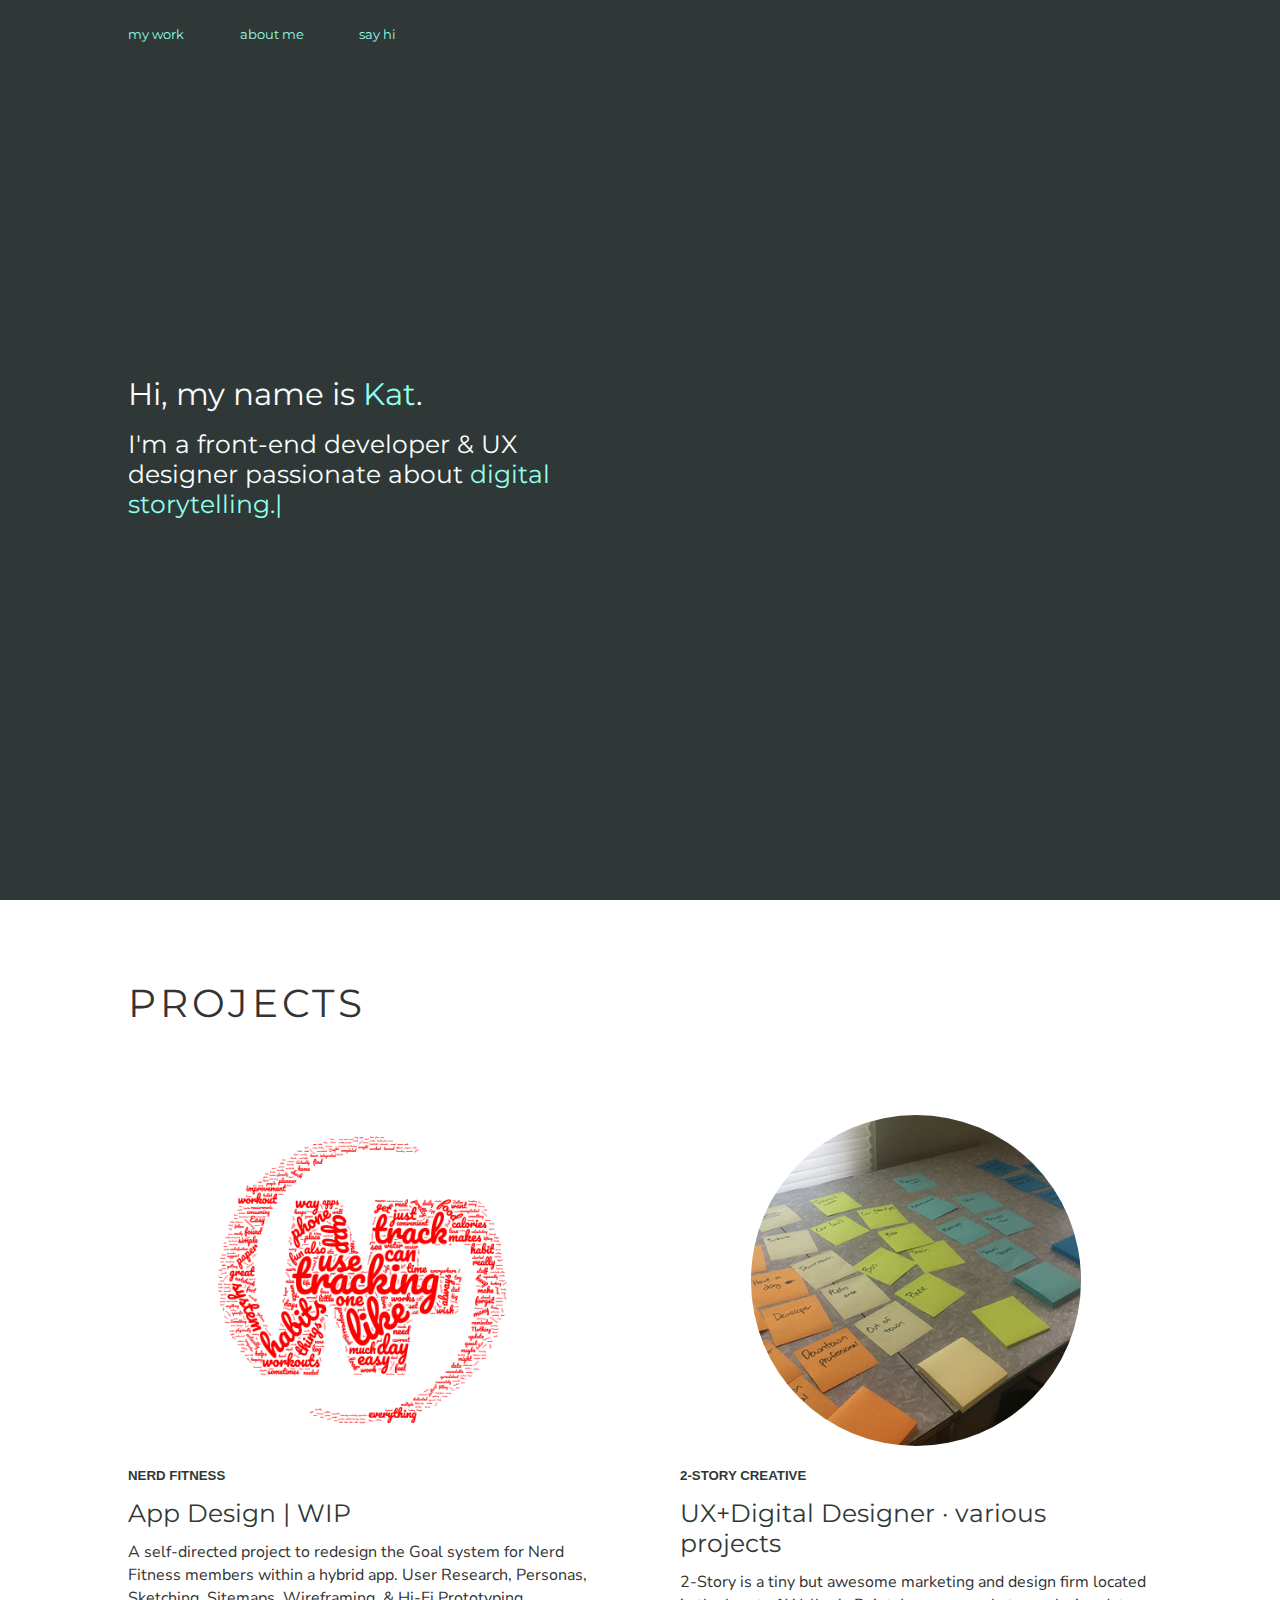
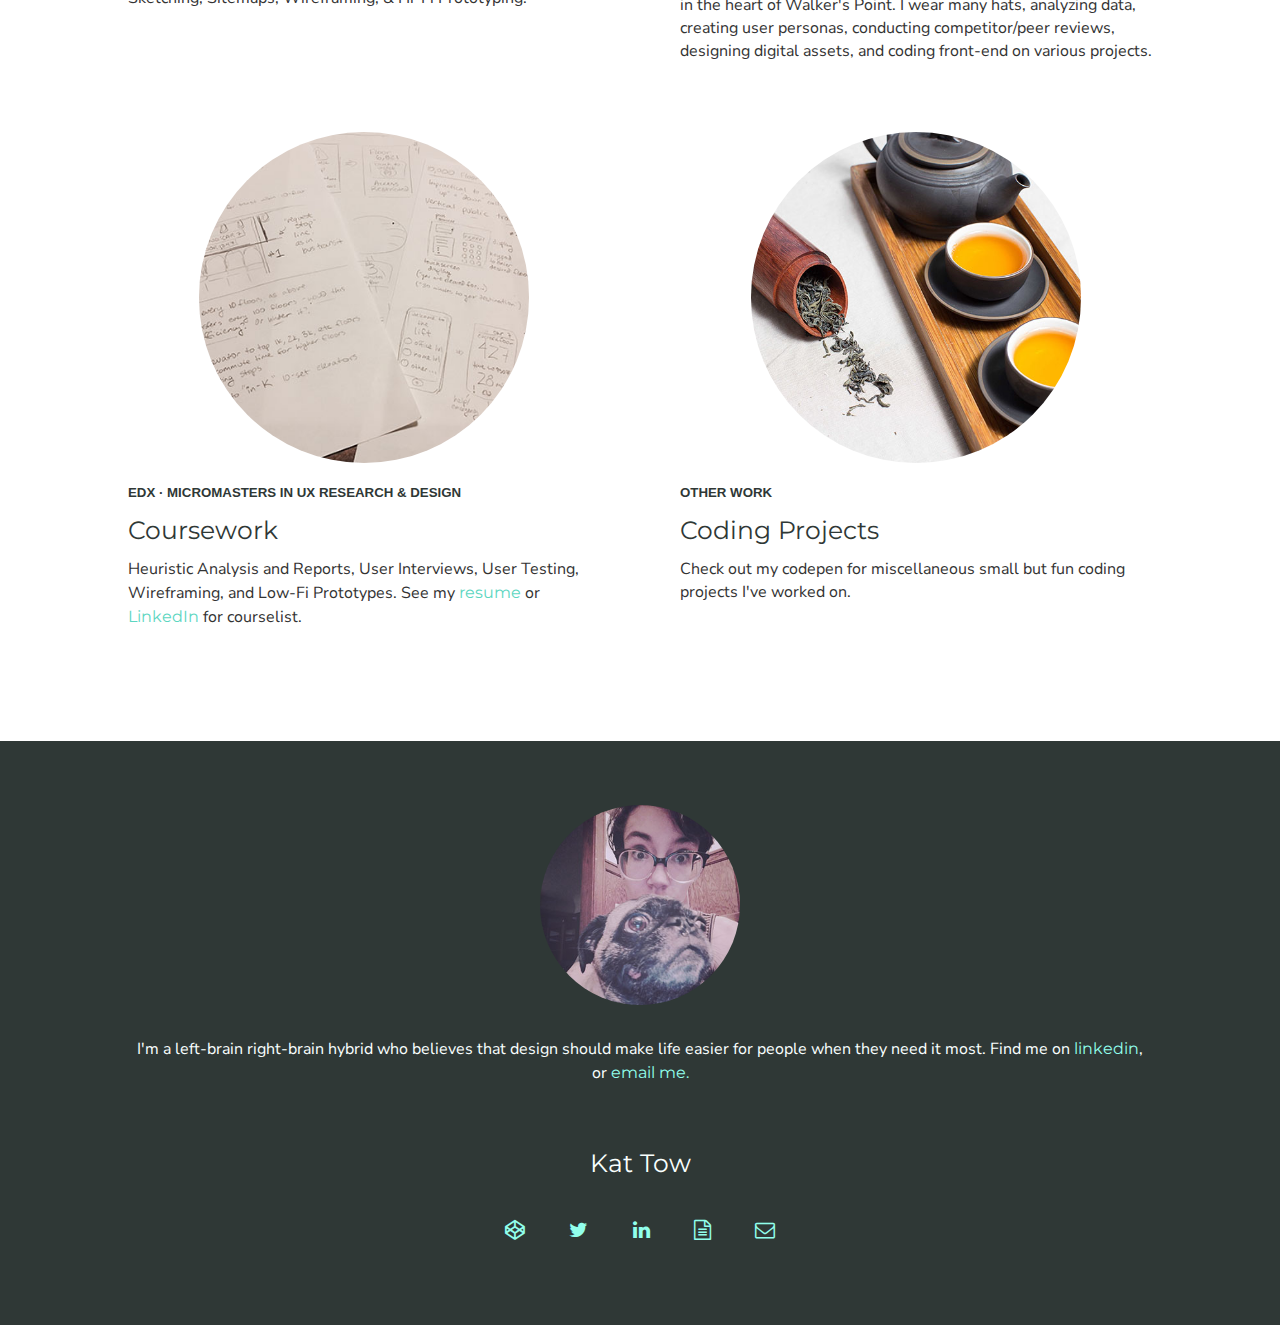
<file: index.html>
<!DOCTYPE html>
<html>
<head>
  <meta charset="utf-8">
  <meta name="viewport" content="width=device-width, initial-scale=1">
  <meta http-equiv="X-UA-Compatible" content="IE=edge">
  <link href="https://fonts.googleapis.com/css?family=Montserrat:300,400,600|Nunito+Sans" rel="stylesheet">
  <link rel="stylesheet" href="https://cdnjs.cloudflare.com/ajax/libs/font-awesome/4.7.0/css/font-awesome.min.css">
  <link href="css/style.css" rel="stylesheet">
</head>

<body>

  <nav class="container">
    <ul id="navbar">
      <li class="font_small" id="wk"><a href="#work">my work</a></li>
      <li class="font_small" id="me"><a href="#contact">about me</a></li>
      <li class="font_small" id="hello"><a href="#contact">say hi</a></li>
    </ul>
  </nav>


  <header class="container">
      <h2>Hi, my name is <span class="mint">Kat</span>.</h2>
      <h3>I'm a front-end developer &amp; UX designer passionate about <span class="element mint"></span>
      </h3>
  </header>


  <section class="work container grid" id="work">

    <h1 class="title box bbox">Projects</h1>

    <div class="box sbox">
      <a href="/uxnf.html" target="_blank">
        <div class="img-wrap">
          <div class="img-inner" id="nf"></div>
        </div>
      </a>
      <div class="subtitle">
        <h5>Nerd Fitness</h5>
        <a href="/uxnf.html" target="_blank"><h3>App Design | WIP</h3></a>
      </div>
      <div class="content">
        <p>A self-directed project to redesign the Goal system for Nerd Fitness members within a hybrid app. User Research, Personas, Sketching, Sitemaps, Wireframing, &amp; Hi-Fi Prototyping.</p>
      </div>
    </div>

    <div class="box sbox">
       <a href="#">
        <div class="img-wrap">
          <div class="img-inner" id="mapping"></div>
        </div>
      </a>
      <div class="subtitle">
        <h5>2-Story Creative</h5>
        <h3>UX+Digital Designer · various projects</h3>
      </div>
      <div class="content">
        <p>2-Story is a tiny but awesome marketing and design firm located in the heart of Walker's Point. I wear many hats, analyzing data, creating user personas, conducting competitor/peer reviews, designing digital assets, and coding front-end on various projects.</p>
      </div>
    </div>

<div class="box sbox">
      <a href="#" target="_blank">
        <div class="img-wrap">
          <div class="img-inner" id="coursework"></div>
        </div>
      </a>
      <div class="subtitle">
        <h5>edX · MicroMasters in UX Research &amp; Design</h5>
        <h3>Coursework</h3>
      </div>
      <div class="content">
        <p>Heuristic Analysis and Reports, User Interviews, User Testing, Wireframing, and Low-Fi Prototypes. See my <a href="/resume.pdf" class="sea">resume</a> or <a href="https://www.linkedin.com/in/kattow/" class="sea">LinkedIn</a> for courselist.</p>
      </div>
    </div>

    <div class="box sbox">
      <a href="http://codepen.io/kattow88/" target="_blank">
        <div class="img-wrap">
          <div class="img-inner" id="teatime"></div>
        </div>
      </a>
      <div class="subtitle">
        <h5>Other work</h5>
         <a href="http://codepen.io/kattow88/" target="_blank"><h3>Coding Projects</h3></a>
      </div>
      <div class="content">
      <p>Check out my codepen for miscellaneous small but fun coding projects I've worked on.</p>
      </div>
    </div>

  </section>


  <footer class="container" id="contact">
    <div id="selfie"></div>
    <p>I'm a left-brain right-brain hybrid who believes that design should make life easier for people when they need it most. Find me on <a href="https://www.linkedin.com/in/kattow" target="_blank">linkedin</a>, or <a href="mailto:kattow88@gmail.com" target="_blank">email me.</a></p>
    <h3>Kat Tow</h3>
    <ul>
      <li><a href="http://codepen.io/kattow88/" target="_blank"><i class="fa fa-codepen"></i></a></li>
      <li><a href="https://twitter.com/partly_stars" target="_blank"><i class="fa fa-twitter"></i></a></li>
      <li><a href="https://www.linkedin.com/in/kattow" target="_blank"><i class="fa fa-linkedin"></i></a></li>
      <li><a href="/assets/kattow_resume_2017.pdf" target="_blank"><i class="fa fa-file-text-o"></i></a></li>
      <li><a href="mailto:kattow88@gmail.com" target="_blank"><i class="fa fa-envelope-o"></i></a></li>
  </footer>
  </div>
</body>
<script src="https://cdnjs.cloudflare.com/ajax/libs/jquery/3.1.0/jquery.min.js"></script>
<script src="js/typed.js"></script>
<script src="js/script.js"></script>
<script type="text/javascript">
  $(function () {
    $(".element").typed({
      strings: ["digital storytelling.", "user-centered design.", "creative problem-solving.", "taking photos of my dogs."],
      typeSpeed: 0,
      backDelay: 800,
      loop: true,
      loopCount: null,
    });
  });
</script>

<script type="text/javascript">
  (function(i,s,o,g,r,a,m){i['GoogleAnalyticsObject']=r;i[r]=i[r]||function(){
  (i[r].q=i[r].q||[]).push(arguments)},i[r].l=1*new Date();a=s.createElement(o),
  m=s.getElementsByTagName(o)[0];a.async=1;a.src=g;m.parentNode.insertBefore(a,m)
  })(window,document,'script','https://www.google-analytics.com/analytics.js','ga');

  ga('create', 'UA-102279814-1', 'auto');
  ga('send', 'pageview');

</script>
</html>
</file>
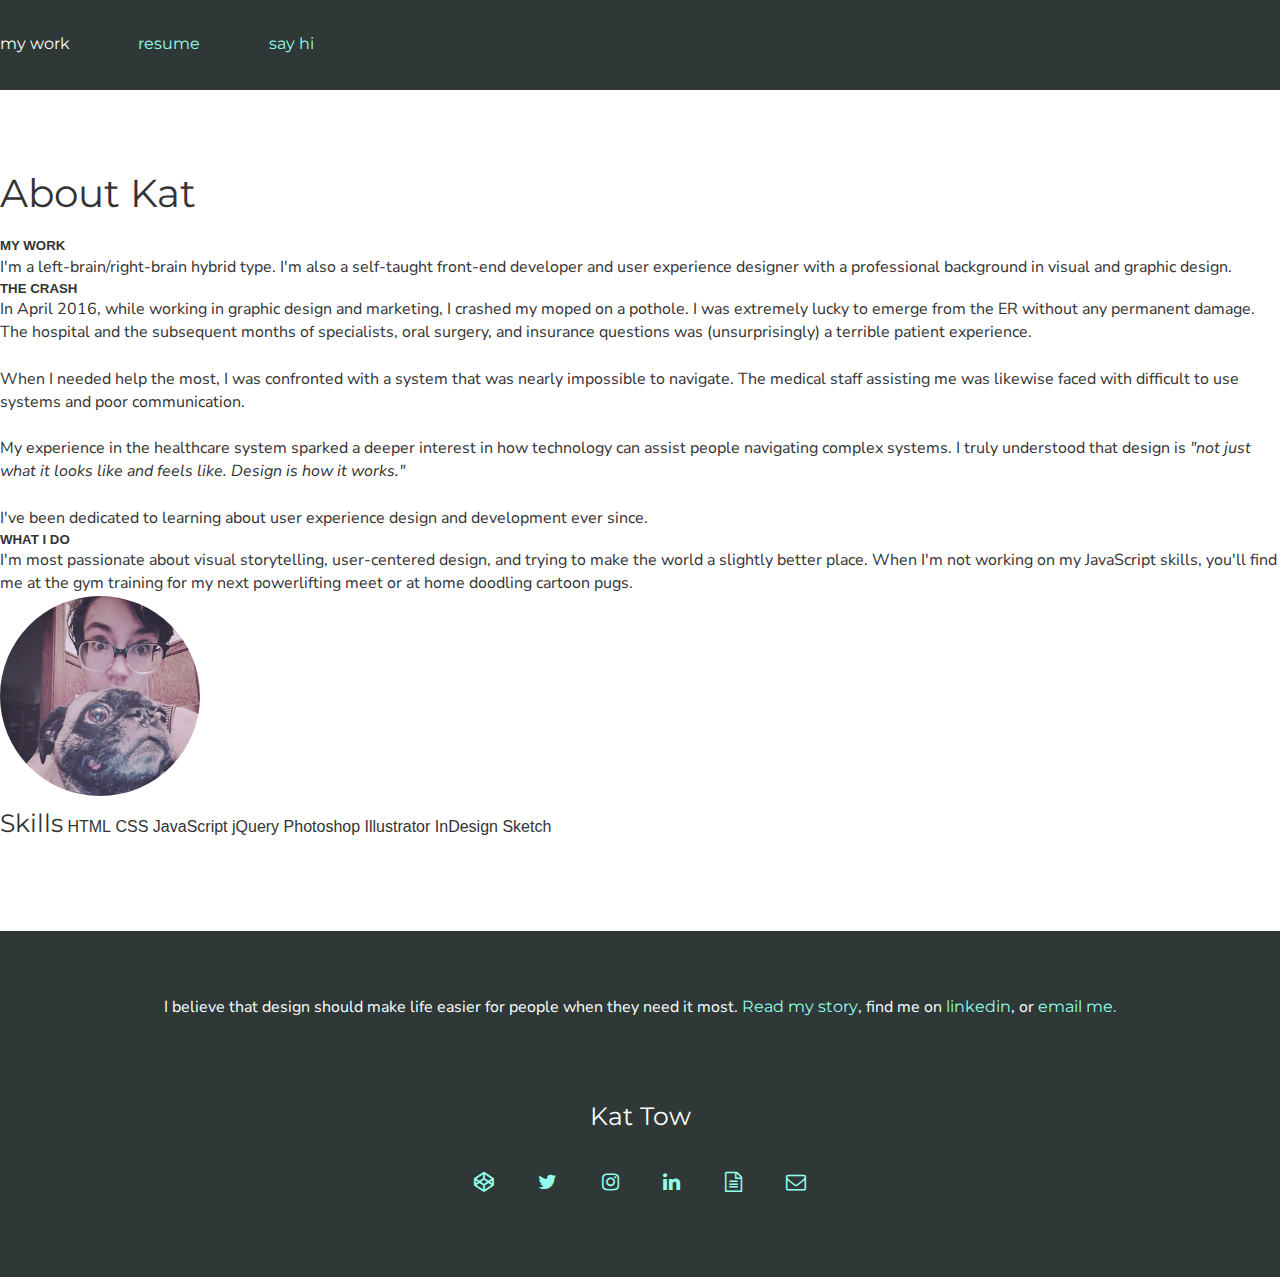
<file: about.html>
<!DOCTYPE html>
<html>
<head>
  <meta charset="utf-8">
  <meta name="viewport" content="width=device-width, initial-scale=1">
  <meta http-equiv="X-UA-Compatible" content="IE=edge">
  <link href="https://fonts.googleapis.com/css?family=Montserrat:300,400,600|Nunito+Sans" rel="stylesheet">
  <link rel="stylesheet" href="https://cdnjs.cloudflare.com/ajax/libs/font-awesome/4.7.0/css/font-awesome.min.css">
  <link href="css/style.css" rel="stylesheet">
</head>

<body>
  <nav class="xpad">
    <ul id="navbar">
      <li id="me"><a href="/index.html">my work</a></li>
      <li id="cv"><a href="/assets/kattow_resume_2017.pdf" target="_blank">resume</a></li>
      <li id="hello"><a href="#contact">say hi</a></li>
    </ul>
  </nav>

  <section class="about">
    <div class="left about-left">
    <h1>About Kat</h1>
    <h5>My Work</h5>
    <p>I'm a left-brain/right-brain hybrid type. I'm also a self-taught front-end developer and user experience designer with a professional background in visual and graphic design.</p>

    <h5>The Crash</h5>
    <p>In April 2016, while working in graphic design and marketing, I crashed my moped on a pothole. I was extremely lucky to emerge from the ER without any permanent damage. The hospital and the subsequent months of specialists, oral surgery, and insurance questions was (unsurprisingly) a terrible patient experience.
    <br><br>When I needed help the most, I was confronted with a system that was nearly impossible to navigate. The medical staff assisting me was likewise faced with difficult to use systems and poor communication.
    <br><br>My experience in the healthcare system sparked a deeper interest in how technology can assist people navigating complex systems. I truly understood that design is <em>"not just what it looks like and feels like. Design is how it works."</em>
    <br><br>I've been dedicated to learning about user experience design and development ever since.</p>

    <h5>What I Do</h5>
    <p>I'm most passionate about visual storytelling, user-centered design, and trying to make the world a slightly better place. When I'm not working on my JavaScript skills, you'll find me at the gym training for my next powerlifting meet or at home doodling cartoon pugs.</p>

    </div>

    <div class="right">
      <div id="selfie"></div>
      <div class="right-nav">
            <ul>
              <li><h3>Skills</h3></li>
              <li>HTML</li>
              <li>CSS</li>
              <li>JavaScript</li>
              <li>jQuery</li>
              <li>Photoshop</li>
              <li>Illustrator</li>
              <li>InDesign</li>
              <li>Sketch</li>
            </ul>
          </div>
    </div>
        <div class="clearfix"></div>
  </section>

  <footer id="contact">
    <div class="xpad">
      <p>I believe that design should make life easier for people when they need it most. <a href="/about.html" target="_blank">Read my story</a>, find me on <a href="https://www.linkedin.com/in/kattow" target="_blank">linkedin</a>, or <a href="mailto:kattow88@gmail.com" target="_blank">email me.</a></p>
    </div>
    <h3>Kat Tow</h3>
    <ul class="xpad">
      <li><a href="http://codepen.io/kattow88/" target="_blank"><i class="fa fa-codepen"></i></a></li>
      <li><a href="https://twitter.com/partly_stars" target="_blank"><i class="fa fa-twitter"></i></a></li>
      <li><a href="https://www.instagram.com/partly_stars/" target="_blank"><i class="fa fa-instagram"></i></a></li>
      <li><a href="https://www.linkedin.com/in/kattow" target="_blank"><i class="fa fa-linkedin"></i></a></li>
      <li><a href="/assets/kattow_resume_2017.pdf" target="_blank"><i class="fa fa-file-text-o"></i></a></li>
      <li><a href="mailto:kattow88@gmail.com" target="_blank"><i class="fa fa-envelope-o"></i></a></li>
  </footer>
  </div>
</body>
</html>
</file>
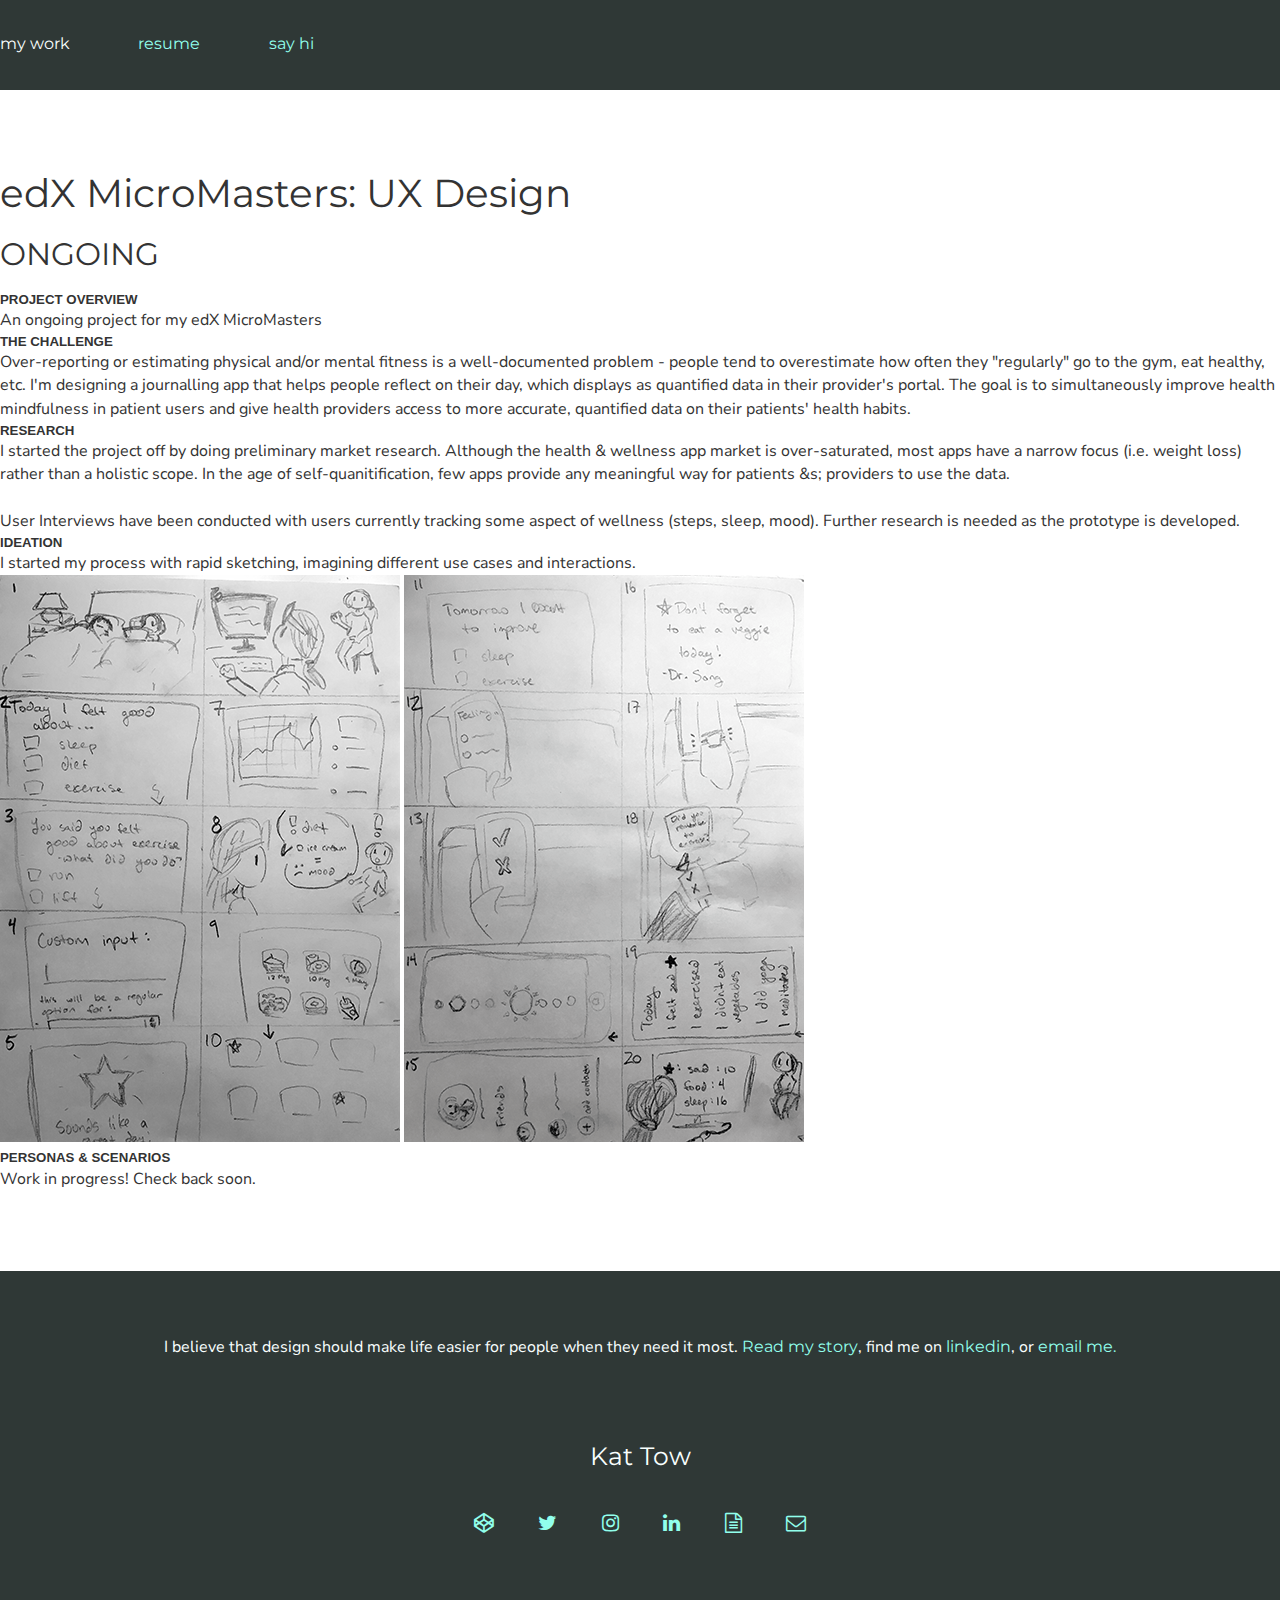
<file: edxux.html>
<!DOCTYPE html>
<html>
<head>
  <meta charset="utf-8">
  <meta name="viewport" content="width=device-width, initial-scale=1">
  <meta http-equiv="X-UA-Compatible" content="IE=edge">
  <link href="https://fonts.googleapis.com/css?family=Montserrat:300,400,600|Nunito+Sans" rel="stylesheet">
  <link rel="stylesheet" href="https://cdnjs.cloudflare.com/ajax/libs/font-awesome/4.7.0/css/font-awesome.min.css">
  <link href="css/style.css" rel="stylesheet">
</head>

<body>
  <nav class="xpad">
    <ul id="navbar">
      <li id="me"><a href="/index.html">my work</a></li>
      <li id="cv"><a href="/assets/kattow_resume_2017.pdf" target="_blank">resume</a></li>
      <li id="hello"><a href="#contact">say hi</a></li>
    </ul>
  </nav>

  <section class="app">
    <div class="xpad">
      <h1>edX MicroMasters: UX Design</h1>
      <h2>ONGOING</h2>
      <h5>Project Overview</h5>
      <p>An ongoing project for my edX MicroMasters</p>

      <h5>The Challenge</h5>
      <p>Over-reporting or estimating physical and/or mental fitness is a well-documented problem - people tend to overestimate how often they "regularly" go to the gym, eat healthy, etc. I'm designing a journalling app that helps people reflect on their day, which displays as quantified data in their provider's portal. The goal is to simultaneously improve health mindfulness in patient users and give health providers access to more accurate, quantified data on their patients' health habits.</p>

      <h5>Research</h5>
      <p>I started the project off by doing preliminary market research. Although the health &amp; wellness app market is over-saturated, most apps have a narrow focus (i.e. weight loss) rather than a holistic scope. In the age of self-quanitification, few apps provide any meaningful way for patients &amps; providers to use the data.
      <br><br>
      User Interviews have been conducted with users currently tracking some aspect of wellness (steps, sleep, mood). Further research is needed as the prototype is developed.</p>

      <h5>Ideation</h5>
      <p>I started my process with rapid sketching, imagining different use cases and interactions.</p>
      <div class="photo-group">
        <img class="photo" src="/assets/edxux_sketch1.png" alt="page 1 of sketching">
        <img class="photo" src="/assets/edxux_sketch2.png" alt="page 2 of sketching">
      </div>

      <h5>Personas &amp; Scenarios</h5>
      <p>Work in progress! Check back soon.</p>

    </div>

    <div class="clearfix"></div>
  </section>

  <footer id="contact">
    <div class="xpad">
      <p>I believe that design should make life easier for people when they need it most. <a href="/about.html" target="_blank">Read my story</a>, find me on <a href="https://www.linkedin.com/in/kattow" target="_blank">linkedin</a>, or <a href="mailto:kattow88@gmail.com" target="_blank">email me.</a></p>
    </div>
    <h3>Kat Tow</h3>
    <ul class="xpad">
      <li><a href="http://codepen.io/kattow88/" target="_blank"><i class="fa fa-codepen"></i></a></li>
      <li><a href="https://twitter.com/partly_stars" target="_blank"><i class="fa fa-twitter"></i></a></li>
      <li><a href="https://www.instagram.com/partly_stars/" target="_blank"><i class="fa fa-instagram"></i></a></li>
      <li><a href="https://www.linkedin.com/in/kattow" target="_blank"><i class="fa fa-linkedin"></i></a></li>
      <li><a href="/assets/kattow_resume_2017.pdf" target="_blank"><i class="fa fa-file-text-o"></i></a></li>
      <li><a href="mailto:kattow88@gmail.com" target="_blank"><i class="fa fa-envelope-o"></i></a></li>
  </footer>
  </div>
</body>
</html>
</file>
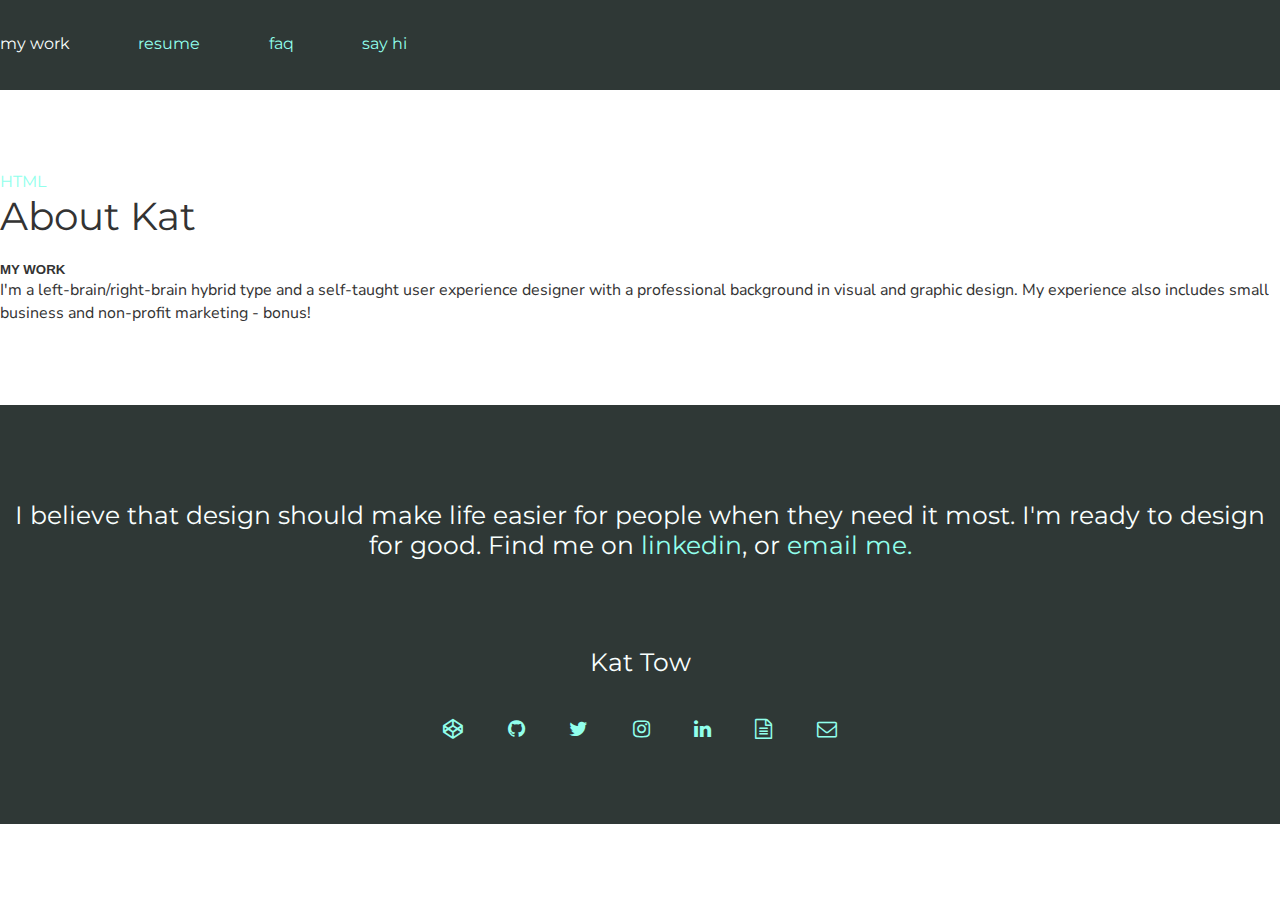
<file: faq.html>
<!DOCTYPE html>
<html>
<head>
  <meta charset="utf-8">
  <meta name="viewport" content="width=device-width, initial-scale=1">
  <meta http-equiv="X-UA-Compatible" content="IE=edge">
  <link href="https://fonts.googleapis.com/css?family=Montserrat:300,400,600|Nunito+Sans" rel="stylesheet">
  <link rel="stylesheet" href="https://cdnjs.cloudflare.com/ajax/libs/font-awesome/4.7.0/css/font-awesome.min.css">
  <link href="css/style.css" rel="stylesheet">
</head>

<body>
  <nav class="xpad">
    <ul id="navbar">
      <li id="me"><a href="/index.html">my work</a></li>
      <li id="cv"><a href="/assets/kattow_resume_2017.pdf">resume</a></li>
      <li id="faq"><a href="/faq.html">faq</a></li>
      <li id="hello"><a href="#contact">say hi</a></li>
    </ul>
  </nav>

  <section class="about">
    <div class="right">
      <div class="right-nav">
            <ul>
              <li><a href="#">HTML</a></li>
            </ul>
          </div>
    </div>

    <div class="left about-left">
    <h1>About Kat</h1>
    <h5>My Work</h5>
    <p>I'm a left-brain/right-brain hybrid type and a self-taught user experience designer with a professional background in visual and graphic design. My experience also includes small business and non-profit marketing - bonus!</p>

    </div>

        <div class="clearfix"></div>
  </section>

  <footer id="contact">
    <h3 class="xpad">I believe that design should make life easier for people when they need it most. I'm ready to design for good. Find me on <a href="https://www.linkedin.com/in/kattow" target="_blank">linkedin</a>, or <a href="mailto:kattow88@gmail.com" target="_blank">email me.</a></h3>
    <h3>Kat Tow</h3>
    <ul class="xpad">
      <li><a href="http://codepen.io/kattow88/" target="_blank"><i class="fa fa-codepen"></i></a></li>
      <li><a href="https://github.com/kattow88" target="_blank"><i class="fa fa-github"></i></a></li>
      <li><a href="https://twitter.com/partly_stars" target="_blank"><i class="fa fa-twitter"></i></a></li>
      <li><a href="https://www.instagram.com/partly_stars/" target="_blank"><i class="fa fa-instagram"></i></a></li>
      <li><a href="https://www.linkedin.com/in/kattow" target="_blank"><i class="fa fa-linkedin"></i></a></li>
      <li><a href="assets/cv.pdf" target="_blank"><i class="fa fa-file-text-o"></i></a></li>
      <li><a href="mailto:kattow88@gmail.com" target="_blank"><i class="fa fa-envelope-o"></i></a></li>
  </footer>
  </div>
</body>
<script src="https://cdnjs.cloudflare.com/ajax/libs/jquery/3.1.0/jquery.min.js"></script>
<script type="text/javascript">

  $("a[href^='#']").on("click", function(event) {
    var target = $(this.getAttribute("href"));

    if (target.length) {
      event.preventDefault();
      $("html, body").stop().animate({
        scrollTop: target.offset().top
      }, 500);
    }
   });

</script>
</html>
</file>
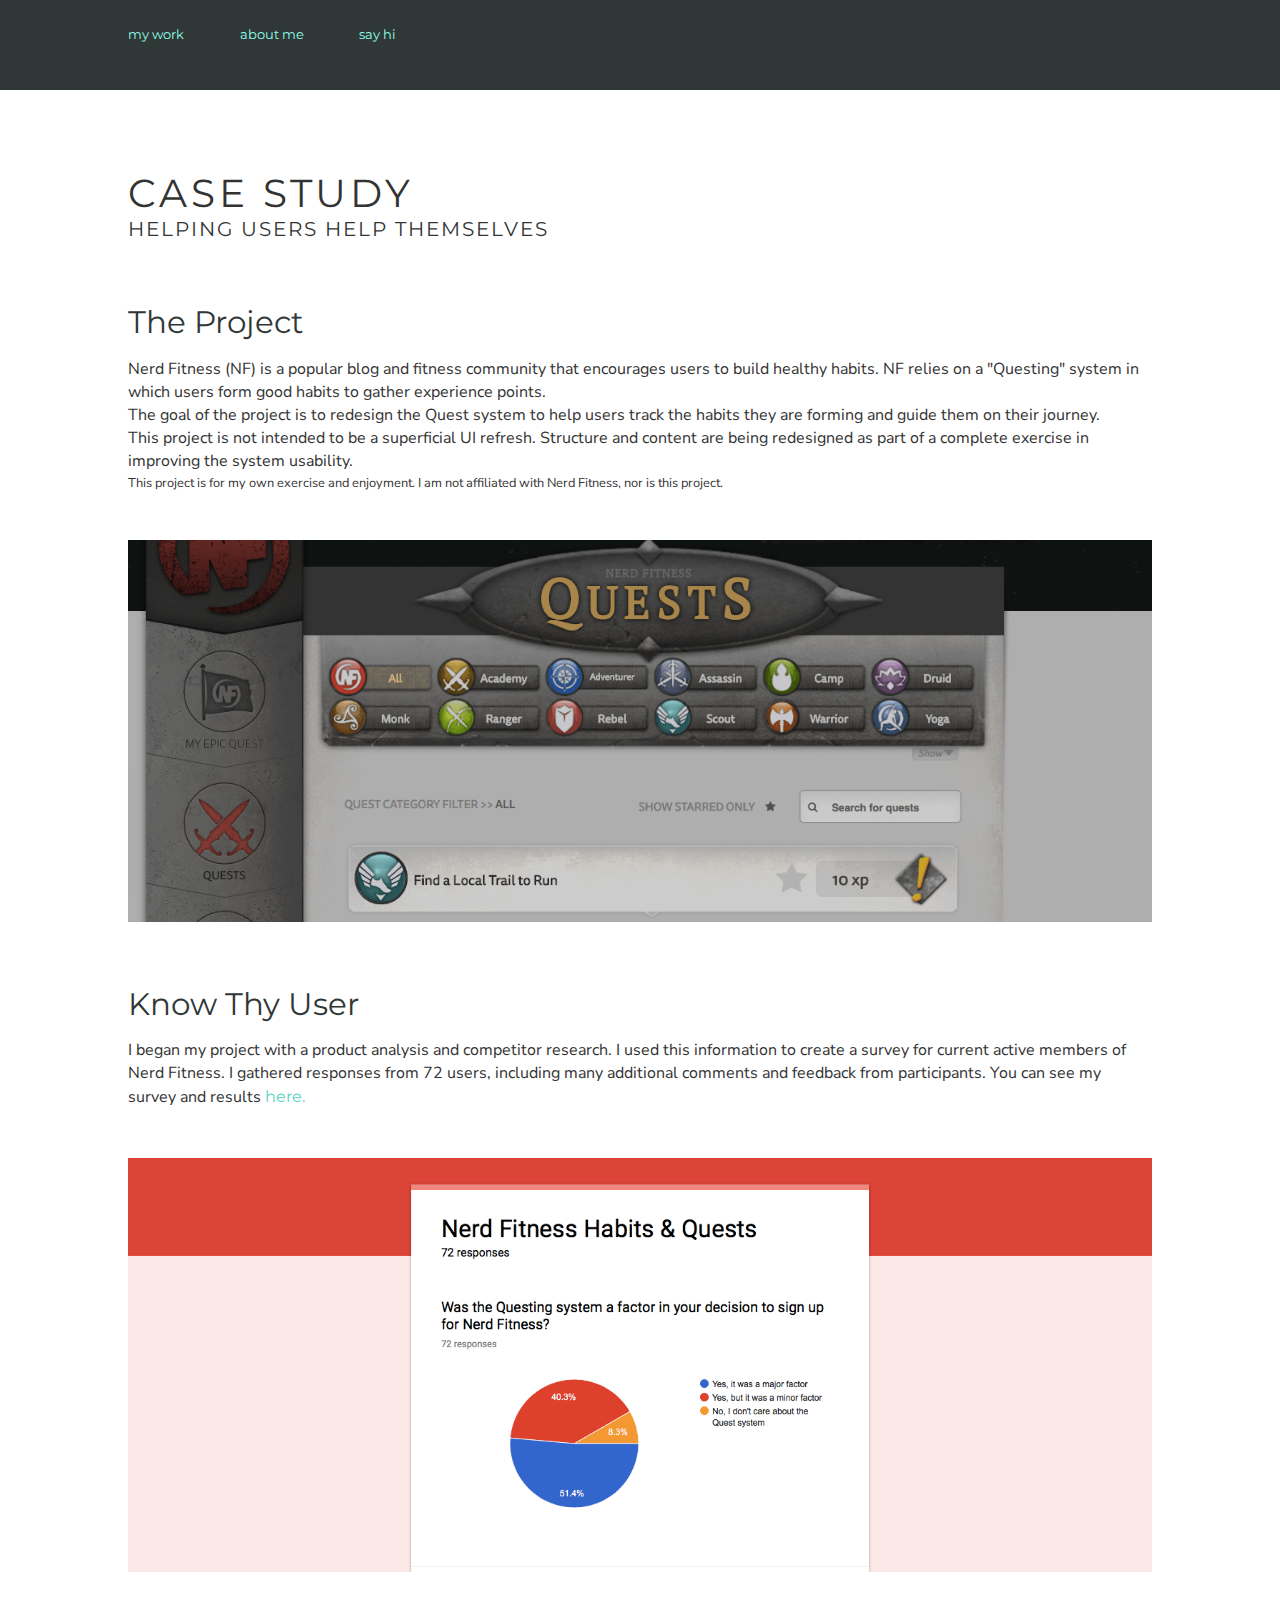
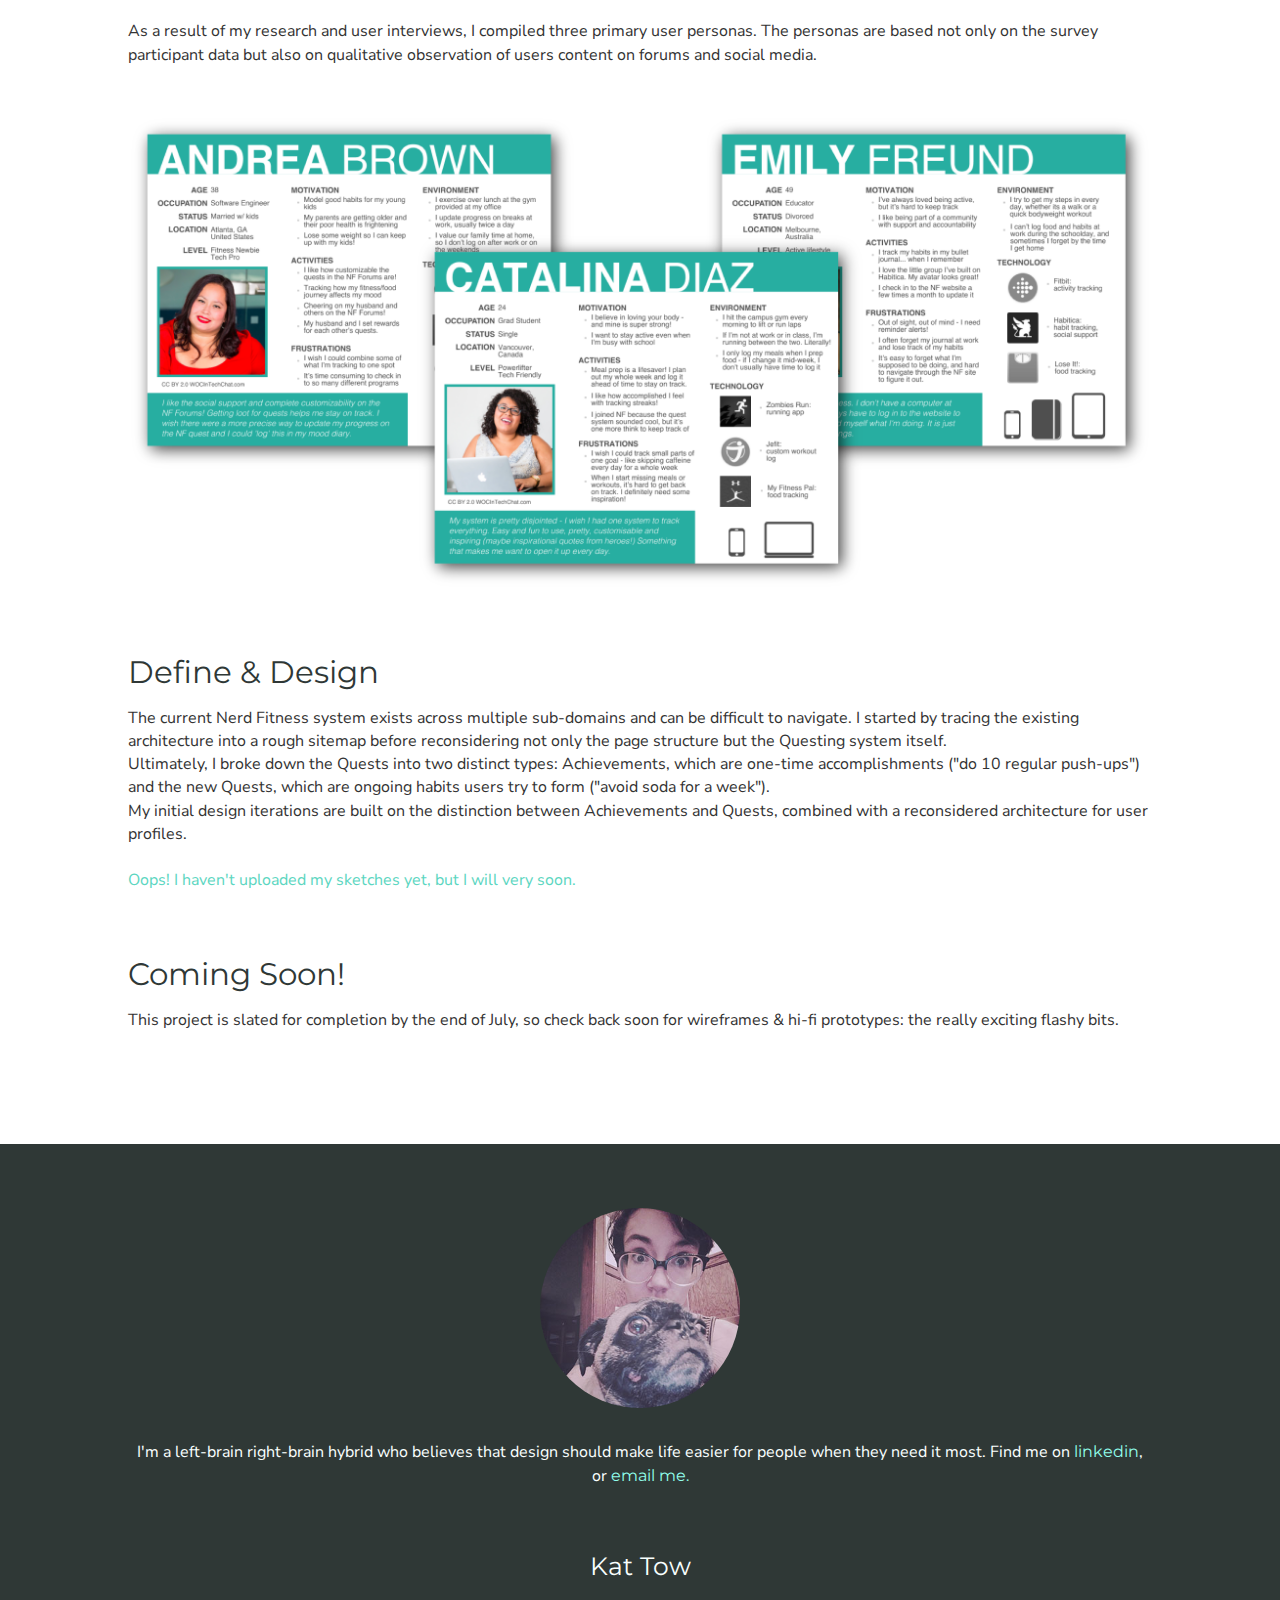
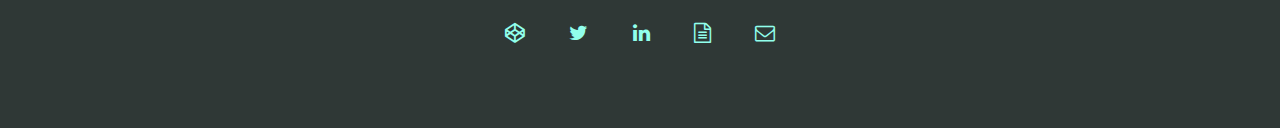
<file: uxnf.html>
<!DOCTYPE html>
<html>
<head>
  <meta charset="utf-8">
  <meta name="viewport" content="width=device-width, initial-scale=1">
  <meta http-equiv="X-UA-Compatible" content="IE=edge">
  <link href="https://fonts.googleapis.com/css?family=Montserrat:300,400,600|Nunito+Sans" rel="stylesheet">
  <link rel="stylesheet" href="https://cdnjs.cloudflare.com/ajax/libs/font-awesome/4.7.0/css/font-awesome.min.css">
  <link href="css/style.css" rel="stylesheet">
</head>

<body>

  <nav class="container">
    <ul id="navbar">
      <li class="font_small" id="wk"><a href="#work">my work</a></li>
      <li class="font_small" id="me"><a href="#contact">about me</a></li>
      <li class="font_small" id="hello"><a href="#contact">say hi</a></li>
    </ul>
  </nav>


  <section class="work container grid" id="work">

    <div class="box bbox">
      <h1 class="title">Case Study</h1>
      <h4 class="title">Helping users help themselves</h4>
    </div>

    <div class="box bbox">
      <div class="subtitle">
        <h2>The Project</h2>
      </div>
      <div class="content">
        <p>
          Nerd Fitness (NF) is a popular blog and fitness community that encourages users to build healthy habits. NF relies on a "Questing" system in which users form good habits to gather experience points.<br>
          The goal of the project is to redesign the Quest system to help users track the habits they are forming and guide them on their journey.<br>
          This project is not intended to be a superficial UI refresh. Structure and content are being redesigned as part of a complete exercise in improving the system usability.<br>
        </p>
        <p class="font_small">
          This project is for my own exercise and enjoyment. I am not affiliated with Nerd Fitness, nor is this project.
        </p>
      </div>
    </div>

    <img class="box bbox img" id="screenshot" src="/assets/current_screenshot.png">

    <div class="box bbox">
      <div class="subtitle">
        <h2>Know Thy User</h2>
      </div>
      <div class="content">
        <p>
          I began my project with a product analysis and competitor research. I used this information to create a survey for current active members of Nerd Fitness. I gathered responses from 72 users, including many additional comments and feedback from participants. You can see my survey and results <a href="https://docs.google.com/forms/d/e/1FAIpQLSfLzQDXB7hHOrPusfw5iOnaMaQYg7QIqqCzvAkz7FZrQrJ-LA/viewanalytics" class="sea">here.</a>
        </p>
      </div>
    </div>

    <img class="box bbox img" id="survey" src="/assets/survey.png">

    <div class="box bbox">
      <div class="content">
        <p>
          As a result of my research and user interviews, I compiled three primary user personas. The personas are based not only on the survey participant data but also on qualitative observation of users content on forums and social media.
        </p>
      </div>
    </div>

    <img class="box bbox img" id="personas" src="/assets/3personas.png">

    <div class="box bbox">
      <div class="subtitle">
        <h2>Define &amp; Design</h2>
      </div>
      <div class="content">
        <p>
          The current Nerd Fitness system exists across multiple sub-domains and can be difficult to navigate. I started by tracing the existing architecture into a rough sitemap before reconsidering not only the page structure but the Questing system itself.<br>
          Ultimately, I broke down the Quests into two distinct types: Achievements, which are one-time accomplishments ("do 10 regular push-ups") and the new Quests, which are ongoing habits users try to form ("avoid soda for a week").<br>
          My initial design iterations are built on the distinction between Achievements and Quests, combined with a reconsidered architecture for user profiles.
          <br>
          <br>
          <span class="sea">Oops! I haven't uploaded my sketches yet, but I will very soon.</span>
        </p>
      </div>
    </div>


    <div class="box bbox">
      <div class="subtitle">
        <h2>Coming Soon!</h2>
      </div>
      <div class="content">
        <p>
          This project is slated for completion by the end of July, so check back soon for wireframes &amp; hi-fi prototypes: the really exciting flashy bits.
        </p>
      </div>
    </div>


  </section>


  <footer class="container" id="contact">
    <div id="selfie"></div>
    <p>I'm a left-brain right-brain hybrid who believes that design should make life easier for people when they need it most. Find me on <a href="https://www.linkedin.com/in/kattow" target="_blank">linkedin</a>, or <a href="mailto:kattow88@gmail.com" target="_blank">email me.</a></p>
    <h3>Kat Tow</h3>
    <ul>
      <li><a href="http://codepen.io/kattow88/" target="_blank"><i class="fa fa-codepen"></i></a></li>
      <li><a href="https://twitter.com/partly_stars" target="_blank"><i class="fa fa-twitter"></i></a></li>
      <li><a href="https://www.linkedin.com/in/kattow" target="_blank"><i class="fa fa-linkedin"></i></a></li>
      <li><a href="/assets/kattow_resume_2017.pdf" target="_blank"><i class="fa fa-file-text-o"></i></a></li>
      <li><a href="mailto:kattow88@gmail.com" target="_blank"><i class="fa fa-envelope-o"></i></a></li>
  </footer>
  </div>
</body>
<script src="https://cdnjs.cloudflare.com/ajax/libs/jquery/3.1.0/jquery.min.js"></script>
<script src="js/script.js"></script>

<script type="text/javascript">
  (function(i,s,o,g,r,a,m){i['GoogleAnalyticsObject']=r;i[r]=i[r]||function(){
  (i[r].q=i[r].q||[]).push(arguments)},i[r].l=1*new Date();a=s.createElement(o),
  m=s.getElementsByTagName(o)[0];a.async=1;a.src=g;m.parentNode.insertBefore(a,m)
  })(window,document,'script','https://www.google-analytics.com/analytics.js','ga');

  ga('create', 'UA-102279814-1', 'auto');
  ga('send', 'pageview');

</script>
</html>
</file>
<file: css/style.css>
/*--------------------------------------------------------------
>>> TABLE OF CONTENTS:
----------------------------------------------------------------
# Content
	# Media Q
# Layout
	# Media Q
# Misc
	# typed.js
--------------------------------------------------------------*/
.mint {
  color: #91FFEC; }

a.mint:hover {
  color: #D7F7F3; }

.sea {
  color: #5CD6C1; }

a.sea:hover {
  color: #8CA3A0; }

html {
  font-family: sans-serif;
  -webkit-text-size-adjust: 100%;
  -ms-text-size-adjust: 100%; }

body {
  margin: 0; }

article,
aside,
details,
figcaption,
figure,
footer,
header,
main,
menu,
nav,
section,
summary {
  display: block; }

audio,
canvas,
progress,
video {
  display: inline-block;
  vertical-align: baseline; }

audio:not([controls]) {
  display: none;
  height: 0; }

[hidden],
template {
  display: none; }

a {
  background-color: transparent; }

a:active,
a:hover {
  outline: 0; }

abbr[title] {
  border-bottom: 1px dotted; }

b,
strong {
  font-weight: bold; }

dfn {
  font-style: italic; }

h1 {
  font-size: 2em;
  margin: 0.67em 0; }

mark {
  background: #ff0;
  color: #000; }

small {
  font-size: 80%; }

sub,
sup {
  font-size: 75%;
  line-height: 0;
  position: relative;
  vertical-align: baseline; }

sup {
  top: -0.5em; }

sub {
  bottom: -0.25em; }

img {
  border: 0; }

svg:not(:root) {
  overflow: hidden; }

figure {
  margin: 1em 40px; }

hr {
  box-sizing: content-box;
  height: 0; }

pre {
  overflow: auto; }

code,
kbd,
pre,
samp {
  font-family: monospace, monospace;
  font-size: 1em; }

button,
input,
optgroup,
select,
textarea {
  color: inherit;
  font: inherit;
  margin: 0; }

button {
  overflow: visible; }

button,
select {
  text-transform: none; }

button,
html input[type="button"],
input[type="reset"],
input[type="submit"] {
  -webkit-appearance: button;
  cursor: pointer; }

button[disabled],
html input[disabled] {
  cursor: default; }

button::-moz-focus-inner,
input::-moz-focus-inner {
  border: 0;
  padding: 0; }

input {
  line-height: normal; }

input[type="checkbox"],
input[type="radio"] {
  box-sizing: border-box;
  padding: 0; }

input[type="number"]::-webkit-inner-spin-button,
input[type="number"]::-webkit-outer-spin-button {
  height: auto; }

input[type="search"]::-webkit-search-cancel-button,
input[type="search"]::-webkit-search-decoration {
  -webkit-appearance: none; }

fieldset {
  border: 1px solid #c0c0c0;
  margin: 0 2px;
  padding: 0.35em 0.625em 0.75em; }

legend {
  border: 0;
  padding: 0; }

textarea {
  overflow: auto; }

optgroup {
  font-weight: bold; }

table {
  border-collapse: collapse;
  border-spacing: 0; }

td,
th {
  padding: 0; }

html {
  font-size: 1em; }

body {
  clear: both;
  font-weight: 400;
  line-height: 1.45;
  color: #333; }

p {
  font-family: "Nunito Sans", "Lucida Sans Grande", "Lucida Sans Unicode", "Lucida Sans", "Geneva", "Arial", sans-serif; }

h1, h2, h3, h4 {
  font-family: "Montserrat", "Lucida Sans Grande", "Lucida Sans Unicode", "Lucida Sans", "Geneva", "Arial", sans-serif;
  margin: 0.5em 0 0.5em;
  font-weight: 400;
  line-height: 1.2; }

h1 {
  margin-top: 0;
  font-size: 2.441em; }

h2 {
  font-size: 1.953em; }

h3 {
  font-size: 1.563em; }

h4 {
  font-size: 1.25em; }

h5, h6 {
  text-transform: uppercase; }

small, .font_small {
  font-size: 0.8em; }

a {
  font-family: "Montserrat", "Lucida Sans Grande", "Lucida Sans Unicode", "Lucida Sans", "Geneva", "Arial", sans-serif;
  text-decoration: none;
  color: #91FFEC; }
  a:hover {
    color: #F9FFFE; }

blockquote {
  margin: 0 1.5em; }

code, kbd, tt, var {
  font-family: Monaco, Consolas, "Andale Mono", "DejaVu Sans Mono", monospace;
  font-size: 13.125px;
  font-size: 0.8203125rem; }

button,
input,
select,
textarea {
  color: #2F3836;
  font-family: "Nunito Sans", "Lucida Sans Grande", "Lucida Sans Unicode", "Lucida Sans", "Geneva", "Arial", sans-serif;
  font-weight: 400;
  font-size: 14px;
  font-size: 0.875rem;
  line-height: 1.5; }
  @media screen and (min-width: 700px) {
    button,
    input,
    select,
    textarea {
      font-size: 14px;
      font-size: 0.875rem; } }

ul {
  list-style-type: none;
  overflow: hidden; }

li {
  display: inline-block; }

br {
  line-height: 250%; }

.grid {
  margin-bottom: 2em;
  display: -ms-grid;
  display: grid;
  grid-column-gap: 5em;
  grid-row-gap: 3em;
  -ms-grid-columns: 1fr;
      grid-template-columns: 1fr; }

.sbox {
  grid-column: 1 / 3; }

.bbox {
  grid-column: 1 / 3; }

@media (min-width: 620px) {
  /* clearfix*/
  .box:after {
    content: "";
    display: block;
    clear: both; }
  .box > * {
    margin: 0 0 0 160px; }
  @supports ((display: -ms-grid) or (display: grid)) {
    /* override */
    .box > * {
      margin: 0; }
    .box .img {
      width: auto;
      margin: 0; }
    .box:after {
      content: none; }
    .grid {
      -ms-grid-columns: 1fr 1fr;
          grid-template-columns: 1fr 1fr; }
    .sbox {
      -ms-grid-column: auto;
          grid-column: auto; } } }

#teatime {
  background-image: url("/assets/tea-time.jpg"); }

#mapping {
  background-image: url("/assets/mapping.jpg"); }

#coursework {
  background-image: url("/assets/coursework.jpg"); }

#nf {
  background-image: url("/assets/nf_wordcloud.png"); }

#screenshot {
  -webkit-filter: brightness(80%);
          filter: brightness(80%); }

#selfie {
  background-image: url("/assets/selfie.jpg");
  background-size: cover;
  height: 200px;
  width: 200px;
  border-radius: 50%; }

/*--------------------------------------------------------------
# Content
--------------------------------------------------------------*/
*, *:before, *:after {
  box-sizing: border-box;
  -moz-box-sizing: border-box;
  -webkit-box-sizing: border-box;
  margin: 0;
  padding: 0; }

html,
body {
  height: 100%; }

img {
  max-width: 100%; }

nav {
  min-height: 10vh;
  background-color: #2F3836; }
  nav #me {
    display: none; }
  nav li a {
    display: inline-block;
    padding: 2em 4em 1.25em 0; }
    nav li a:hover {
      color: #F9FFFE; }

header {
  height: 90vh;
  width: 100%;
  padding: 10vh 0;
  background-color: #2F3836;
  color: #F9FFFE; }

section {
  padding: 5em 0 5em 0;
  max-width: 1400px;
  margin: auto; }

footer {
  width: 100%;
  text-align: center;
  padding: 2em 0 5em 0;
  background-color: #2F3836;
  color: #F9FFFE; }
  footer > div {
    margin: 2em auto; }
  footer h3 {
    padding: 2em 0 1em; }
  footer li a {
    padding: 1em;
    font-size: 1.25em; }

i:after {
  color: #3b009c; }

/*------------------------------------------------------------*/
@media screen and (min-width: 412px) {
  nav #me {
    display: inline-block; }
  header {
    padding-top: 30vh; } }

@media screen and (min-width: 620px) {
  header > * {
    max-width: 500px; } }

/*--------------------------------------------------------------
# Layout
--------------------------------------------------------------*/
.container {
  padding-left: 10vw;
  padding-right: 10vw; }

.title {
  text-transform: uppercase;
  letter-spacing: 0.1em; }

.subtitle > * {
  color: #2F3836; }

.subtitle a:hover {
  color: #5CD6C1; }

.img-wrap {
  margin: 1.3em auto;
  position: relative;
  overflow: hidden;
  border-radius: 50%;
  width: 70%; }
  .img-wrap:before {
    display: block;
    content: "";
    width: 100%;
    padding-top: 100%; }
  .img-wrap > .img-inner {
    position: absolute;
    top: 0;
    right: 0;
    bottom: 0;
    left: 0;
    background-repeat: no-repeat;
    background-position: center;
    background-size: cover; }
    .img-wrap > .img-inner:hover {
      -webkit-filter: brightness(110%);
              filter: brightness(110%); }

/*------------------------------------------------------------*/
/*--------------------------------------------------------------
# Misc
--------------------------------------------------------------*/
.typed-cursor {
  -webkit-animation: blink .7s infinite;
  animation: blink .7s infinite;
  opacity: 1;
  color: #91FFEC; }

@keyframes blink {
  0% {
    opacity: 1; }
  50% {
    opacity: 0; }
  100% {
    opacity: 1; } }

@-webkit-keyframes blink {
  0% {
    opacity: 1; }
  50% {
    opacity: 0; }
  100% {
    opacity: 1; } }
/*# sourceMappingURL=style.css.map */
</file>
